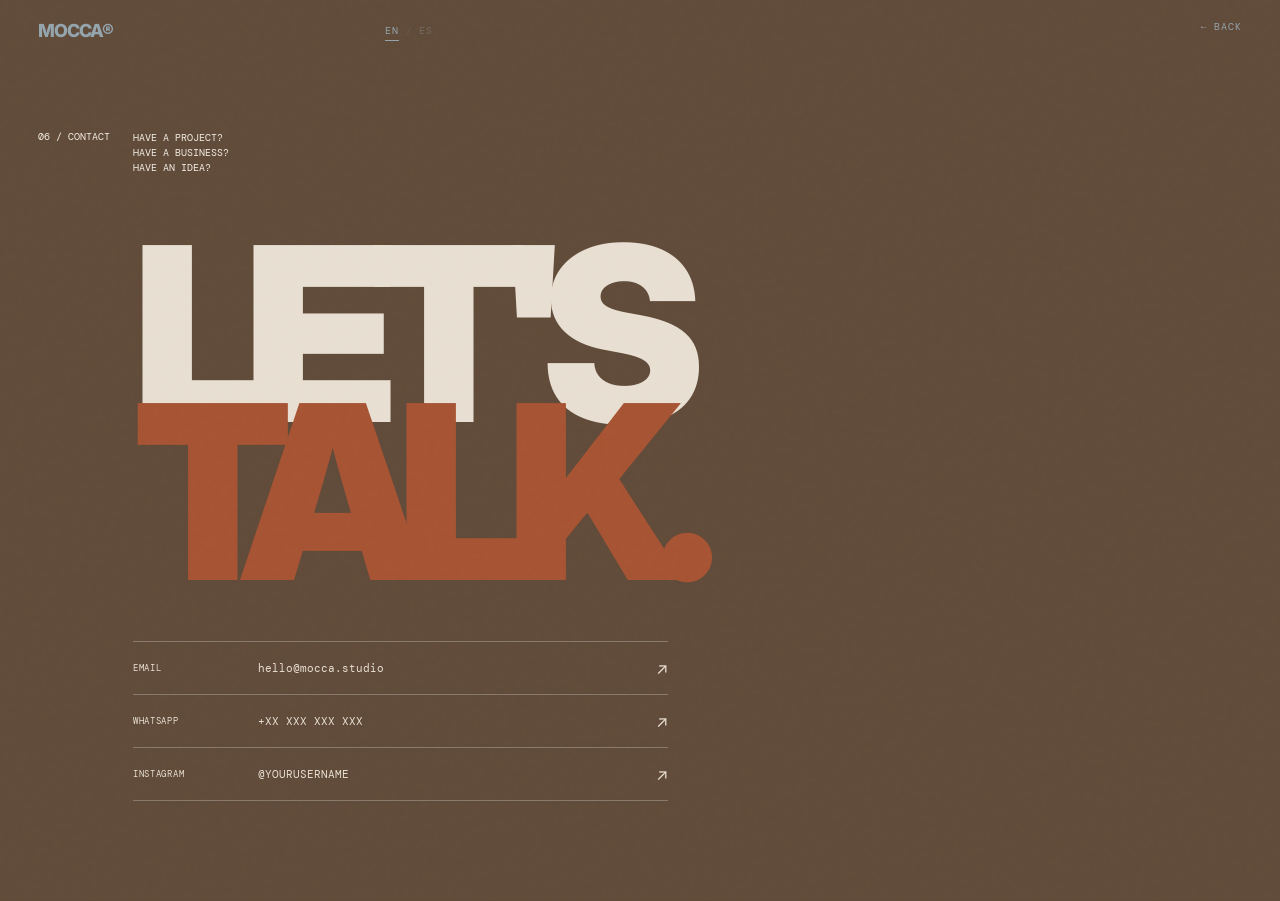
<file: contact.html>
<!DOCTYPE html>
<html lang="en">

<head>

  <meta charset="UTF-8">

  <meta
    name="viewport"
    content="width=device-width, initial-scale=1.0"
  >

  <title>MOCCA — Contact</title>
   <script>
    (() => {

      const language =
        localStorage.getItem("moccaLanguage") || "en";

      document.documentElement.lang =
        language;

      document.documentElement.dataset.language =
        language;

    })();
  </script>

  <link
    href="https://fonts.googleapis.com/css2?family=DM+Mono:wght@400;500&family=Inter:wght@400;500;600;700;800;900&display=swap"
    rel="stylesheet"
  >

  <link
    rel="stylesheet"
    href="style.css"
  >

</head>


<body>

  <div class="noise"></div>


  <!-- =====================================================
       HEADER
  ====================================================== -->

  <header class="site-header">

    <a
      href="index.html"
      class="logo"
    >
      MOCCA®
    </a>


    <!-- LANGUAGE SWITCH -->

    <button
            class="language-switch"
            id="languageSwitch"
            type="button"
            aria-label="Change language"
            aria-pressed="false"
        >
            <span class="language-option language-en active">EN</span>
            <span class="language-divider">/</span>
            <span class="language-option language-es">ES</span>
        </button>


    <a
      href="index.html"
      class="header-contact"
    >
      ← BACK
    </a>

  </header>


  <!-- =====================================================
       CONTACT
  ====================================================== -->

  <main>

    <section
      class="cta contact-page"
      style="
        min-height:100vh;
        display:flex;
        align-items:center;
      "
    >

      <div class="cta-grid">


        <!-- INDEX -->

        <div class="cta-index">

          06 / CONTACT

        </div>


        <!-- MAIN -->

        <div class="cta-main">


          <!-- INTRO -->

          <div class="cta-small">

            HAVE A PROJECT?<br>
            HAVE A BUSINESS?<br>
            HAVE AN IDEA?

          </div>


          <!-- TITLE -->

          <h2>

            LET'S
            <span>TALK.</span>

          </h2>


          <!-- CONTACT LINKS -->

          <div class="contact-links">


            <!-- EMAIL -->

            <a
              href="mailto:hello@mocca.studio"
              class="contact-link"
            >

              <span class="contact-label">
                EMAIL
              </span>

              <span class="contact-value">
                hello@mocca.studio
              </span>

              <span class="contact-arrow">
                ↗
              </span>

            </a>


            <!-- WHATSAPP -->

            <a
              href="https://wa.me/XXXXXXXXXXX"
              target="_blank"
              rel="noopener noreferrer"
              class="contact-link"
            >

              <span class="contact-label">
                WHATSAPP
              </span>

              <span class="contact-value">
                +XX XXX XXX XXX
              </span>

              <span class="contact-arrow">
                ↗
              </span>

            </a>


            <!-- INSTAGRAM -->

            <a
              href="https://instagram.com/YOURUSERNAME"
              target="_blank"
              rel="noopener noreferrer"
              class="contact-link"
            >

              <span class="contact-label">
                INSTAGRAM
              </span>

              <span class="contact-value">
                @YOURUSERNAME
              </span>

              <span class="contact-arrow">
                ↗
              </span>

            </a>


          </div>


        </div>


      </div>

    </section>

  </main>


  <!-- =====================================================
       LANGUAGE
  ====================================================== -->

  <script src="script.js"></script>
<div class="mocca-page-transition"></div>
</body>

</html>
</file>
<file: style.css>
:root {

    --black: #171411;

    --white: #f3eee5;

    --cream: #e8dfd2;

    --coffee: #604a38;

    --brown: #89694e;

    --burnt: #a65332;

    --grey: #93877a;

    --pad: clamp(18px, 3vw, 52px);

    --display:
        "Inter",
        Arial,
        sans-serif;

    --mono:
        "DM Mono",
        monospace;
}


/* =========================================================
   RESET
========================================================= */

* {
    box-sizing: border-box;
}

html {
    scroll-behavior: auto;
}

body {
    margin: 0;
    background: var(--black);
    color: var(--white);
    font-family: var(--display);
    overflow-x: hidden;
}

a {
    color: inherit;
    text-decoration: none;
}

button {
    font: inherit;
}


/* =========================================================
   NOISE
========================================================= */

.noise {
    position: fixed;
    inset: 0;

    z-index: 999;

    pointer-events: none;

    opacity: .055;

    background-image:
        url("data:image/svg+xml,%3Csvg viewBox='0 0 160 160' xmlns='http://www.w3.org/2000/svg'%3E%3Cfilter id='n'%3E%3CfeTurbulence type='fractalNoise' baseFrequency='.9' numOctaves='4' stitchTiles='stitch'/%3E%3C/filter%3E%3Crect width='100%25' height='100%25' filter='url(%23n)' opacity='.35'/%3E%3C/svg%3E");

    mix-blend-mode: screen;
}


/* =========================================================
   CURSOR
========================================================= */

.cursor {
    position: fixed;

    width: 8px;
    height: 8px;

    border-radius: 50%;

    background: var(--burnt);

    transform:
        translate(-50%, -50%);

    z-index: 1000;

    pointer-events: none;

    transition:
        width .25s ease,
        height .25s ease;
}

.cursor.is-large {
    width: 50px;
    height: 50px;
}


/* =========================================================
   HEADER
========================================================= */

.site-header {
    position: fixed;

    top: 0;
    left: 0;

    width: 100%;

    padding:
        20px
        var(--pad);

    display: flex;
    justify-content: space-between;
    align-items: flex-start;

    z-index: 500;

    mix-blend-mode: difference;
}

.logo {
    font-size: 18px;
    font-weight: 800;
    letter-spacing: -.06em;
}

.header-contact {
    font-family: var(--mono);

    font-size: 10px;

    letter-spacing: .08em;
}

.side-nav {
    position: fixed;

    left: 50%;
    bottom: 24px;

    transform:
        translateX(-50%);

    display: flex;
    gap: 8px;

    z-index: 500;

    font-family: var(--mono);
}

.side-nav a {
    width: 34px;
    height: 24px;

    display: grid;
    place-items: center;

    border:
        1px solid
        rgba(243,238,229,.22);

    font-size: 9px;

    transition:
        background .25s ease,
        color .25s ease,
        border-color .25s ease;
}

.side-nav a:hover {
    border-color: var(--burnt);
}

.side-nav a.active {
    background: var(--white);
    color: var(--black);
}


/* =========================================================
   COMMON
========================================================= */

.scene {
    position: relative;

    width: 100%;

    min-height: 100vh;
    min-height: 100svh;

    overflow: hidden;
}


/* =========================================================
   HERO
========================================================= */

.hero {
    background: var(--black);

    height: 100vh;
    height: 100svh;

    min-height: 100vh;
    min-height: 100svh;
}

.hero-photo {
    position: absolute;
    inset: 0;

    overflow: hidden;
}

.hero-photo img {
    width: 100%;
    height: 100%;

    object-fit: cover;
    object-position: center 45%;

    filter:
        grayscale(45%)
        sepia(16%)
        contrast(1.12)
        brightness(.62);

    transform:
        scale(1.04);

    transform-origin:
        center center;
}

.hero-overlay {
    position: absolute;
    inset: 0;

    background:
        linear-gradient(
            180deg,
            rgba(23,20,17,.12),
            rgba(23,20,17,.78)
        );
}

.hero-meta {
    position: absolute;

    top: 115px;
    left: var(--pad);
    right: var(--pad);

    display: flex;
    justify-content: space-between;

    font-family: var(--mono);

    font-size: 9px;

    letter-spacing: .08em;

    opacity: .75;
}

.hero-title {
    position: absolute;

    left: var(--pad);
    right: var(--pad);

    top: 50%;

    transform:
        translateY(-50%);

    text-transform: uppercase;

    font-size:
        clamp(62px, 12.8vw, 220px);

    line-height: .77;

    font-weight: 900;

    letter-spacing: -.09em;
}

.hero-word {
    overflow: hidden;
}

.hero-word:nth-child(2) {
    text-align: right;
}

.hero-word:nth-child(3) {
    margin-left: 10%;
    color: var(--burnt);
}

.hero-bottom {
    position: absolute;

    bottom: 30px;

    left: var(--pad);
    right: var(--pad);

    display: grid;

    grid-template-columns:
        1fr
        1fr
        1fr;

    font-family: var(--mono);

    font-size: 9px;

    line-height: 1.5;
}

.hero-bottom > div:nth-child(2) {
    text-align: center;
    opacity: .65;
}

.hero-bottom > div:last-child {
    text-align: right;
}


/* =========================================================
   BREAK
========================================================= */

.break {
    position: relative;

    width: 100%;

    height: 105vh;

    background: var(--cream);

    overflow: hidden;
}

.break-wipe {
    position: absolute;

    inset: 0;

    background: var(--black);

    transform:
        scaleX(0);

    transform-origin:
        left center;

    will-change:
        transform;
}

/* =========================================================
   ABOUT
========================================================= */

.about {
    position: relative;

    width: 100%;

    height: 100vh;
    height: 100svh;

    min-height: 100vh;
    min-height: 100svh;

    overflow: hidden;

    background: var(--black);

    color: var(--cream);
}

.about-grid {
    position: relative;

    width: 100%;
    height: 100%;

    padding: 0;

    display: flex;

    align-items: center;
    justify-content: center;
}

.about-index {
    position: absolute;

    top: 42px;
    left: 3vw;

    margin: 0;
    padding: 0;

    z-index: 20;

    font-family: var(--mono);

    font-size: 10px;

    line-height: 1.5;

    color: var(--grey);
}

.about-main {
    position: relative;

    width: 100%;
    height: 100%;

    display: flex;

    align-items: center;
    justify-content: center;

    margin: 0;
    padding: 0;
}

.about-kicker {
    position: absolute;

    top: 10vh;
    left: 50%;

    margin: 0;

    transform:
        translateX(-50%);

    z-index: 20;

    font-family: var(--mono);

    font-size: 10px;

    line-height: 1;

    color: var(--burnt);

    white-space: nowrap;
}

.about-title,
.about-copy,
.about-statement {
    position: absolute;

    top: 50%;
    left: 50%;

    margin: 0;

    transform:
        translate(-50%, -50%);

    transform-origin:
        center center;
}


/* =========================================================
   ABOUT TITLE
========================================================= */

.about-title {
    z-index: 3;

    width: max-content;

    max-width: 90vw;

    font-size:
        clamp(60px, 10.5vw, 180px);

    line-height: .78;

    letter-spacing: -.095em;

    font-weight: 900;

    text-align: center;

    white-space: nowrap;

    will-change:
        transform,
        opacity;
}

.about-title span {
    display: block;

    margin-left: 5%;
}


/* =========================================================
   ABOUT COPY
========================================================= */

.about-copy {
    z-index: 4;

    width:
        min(60vw, 720px);

    max-width:
        calc(100vw - 12vw);

    font-size:
        clamp(17px, 1.65vw, 26px);

    line-height: 1.08;

    letter-spacing: -.04em;

    color: #d9d0c5;

    opacity: 0;

    visibility: hidden;

    will-change:
        transform,
        opacity;
}

.about-copy p {
    margin: 0;
}


/* =========================================================
   ABOUT STATEMENT
========================================================= */

.about-statement {
    z-index: 5;

    width: max-content;

    max-width: 90vw;

    font-size:
        clamp(42px, 7vw, 110px);

    line-height: .8;

    letter-spacing: -.08em;

    font-weight: 800;

    text-align: center;

    white-space: nowrap;

    opacity: 0;

    visibility: hidden;

    will-change:
        transform,
        opacity;
}


/* =========================================================
   STATEMENT COLORS
========================================================= */

.about-statement span:nth-child(3),
.about-statement span:nth-child(4) {
    color: var(--burnt);
}
/* =========================================================
   PROCESS 3D
========================================================= */

.process-3d {
    position: relative;

    width: 100%;

    height: 100vh;
    height: 100svh;

    min-height: 100vh;
    min-height: 100svh;

    background: var(--black);

    color: var(--white);

    overflow: hidden;

    isolation: isolate;
}

.process-3d-intro {
    position: absolute;

    top: 0;
    left: 0;

    width: 100%;

    padding: var(--pad);

    display: grid;

    grid-template-columns:
        20%
        80%;

    z-index: 20;

    pointer-events: none;
}

.process-3d-index {
    font-family: var(--mono);

    font-size: 10px;

    color: var(--grey);
}

.process-3d-title {
    font-family: var(--display);

    font-size:
        clamp(
            48px,
            7vw,
            110px
        );

    line-height: .78;

    letter-spacing: -.085em;

    font-weight: 900;
}

.process-3d-title span {
    color: var(--burnt);
}

.process-3d-world {
    position: absolute;

    inset: 0;

    width: 100%;
    height: 100%;

    perspective: 1400px;

    perspective-origin:
        50% 50%;

    overflow: hidden;
}

.process-3d-track {
    position: absolute;

    left: 20%;
    top: 10%;

    width: 1px;
    height: 1px;

    transform-style:
        preserve-3d;

    will-change:
        transform;
}

.process-3d-item {
    position: absolute;

    left: 50%;
    top: 50%;

    width:
        min(
            900px,
            72vw
        );

    height:
        min(
            520px,
            58vh
        );

    transform-style:
        preserve-3d;

    transform:
        translate(-50%, -50%);

    will-change:
        transform,
        opacity;

    pointer-events: none;
}

.process-3d-description {
    margin-top: 28px;

    max-width: 420px;

    font-size:
        clamp(14px, 1.1vw, 18px);

    line-height: 1.45;

    font-weight: 400;

    letter-spacing: 0;

    opacity: .7;
}

.process-3d-number {
    position: absolute;

    left: 5%;
    top: 40%;

    font-family: var(--mono);

    font-size: 14px;

    color: var(--burnt);

    letter-spacing: .04em;
}

.process-3d-copy {
    position: absolute;

    left: 0;
    bottom: 0;

    width: 65%;

    transform:
        translateZ(20px);
}

.process-3d-name {
    font-family: var(--display);

    font-size:
        clamp(
            65px,
            10vw,
            155px
        );

    line-height: .72;

    letter-spacing: -.1em;

    font-weight: 900;

    white-space: nowrap;
}

.process-3d-copy p {
    width: 280px;

    margin-top: 28px;
    margin-left: 4px;

    font-family: var(--mono);

    font-size: 10px;

    line-height: 1.5;

    color: var(--grey);
}

.process-3d-visual {
    position: absolute;

    right: 0;
    top: 50%;

    width: 36%;

    aspect-ratio: 1;

    transform:
        translateY(-50%)
        translateZ(80px);

    display: flex;

    align-items: center;
    justify-content: center;
}

.process-3d-placeholder {
    position: relative;

    width: 75%;

    aspect-ratio: 1;

    border:
        1px solid
        rgba(243,238,229,.35);

    display: flex;

    align-items: center;
    justify-content: center;

    overflow: hidden;
}

.process-3d-placeholder::before {
    content: "";

    position: absolute;

    width: 55%;
    height: 55%;

    border:
        1px solid
        rgba(243,238,229,.35);

    transform:
        rotate(45deg);
}

.process-3d-placeholder span {
    position: absolute;

    bottom: 10px;
    left: 10px;

    font-family: var(--mono);

    font-size: 8px;

    color: var(--grey);

    z-index: 2;
}

.process-3d-placeholder svg {
    width: 55%;
    height: 55%;

    color: inherit;

    stroke: currentColor;

    stroke-width: 1;
}

.process-3d-scroll {
    position: absolute;

    left: var(--pad);
    right: var(--pad);

    bottom: 30px;

    z-index: 30;

    font-family: var(--mono);

    font-size: 9px;

    color: var(--grey);

    opacity: 0;

    visibility: hidden;

    pointer-events: none;
}

.process-3d-scroll-line {
    position: relative;

    width: 100%;

    height: 1px;

    margin-top: 8px;

    background:
        rgba(243,238,229,.18);
}

.process-3d-scroll-fill {
    width: 0%;
    height: 1px;

    background: white;
}

/* =========================================================
   PROCESS — HELIX LINE
========================================================= */

.process-3d-world {
    perspective: 1400px;
    perspective-origin: 50% 50%;
}

.process-3d-track {
    transform-style: preserve-3d;
}

.process-3d-line {
    position: absolute;
    inset: 0;
    transform-style: preserve-3d;
    pointer-events: none;
    z-index: 1;
}

.process-3d-line-segment {
    position: absolute;

    left: 50%;
    top: 50%;

    height: 0.5px;

    transform-origin: center center;

    background: rgba(
        243,
        238,
        229,
        0.32
    );

    pointer-events: none;
    will-change: transform;
}

.process-3d-item {
    position: absolute;
    transform-style: preserve-3d;
    z-index: 20;
}
/* =========================================================
   CLIENTS TRANSITION
========================================================= */

.clients-transition {
    position: relative;

    width: 100%;

    height: 35vh;

    margin: 0;

    background: transparent;

    overflow: visible;

    isolation: isolate;

    z-index: 20;
}


/* =========================================================
   MODEL
========================================================= */

.clients-transition-model {
    position: absolute;

    right: -8vw;

    bottom: 0;

    width:
        min(
            70vw,
            1350px
        );

    height: 155vh;

    display: flex;

    align-items: flex-end;

    justify-content: center;

    z-index: 40;

    transform:
        translate3d(
            12vw,
            18vh,
            0
        )
        scale(.82);

    opacity: 0;

    will-change:
        transform,
        opacity;
}


.clients-transition-model img {
    display: block;

    width: 100%;

    height: 100%;

    object-fit: contain;

    object-position:
        center bottom;

    opacity: 0;

    transform:
        translateY(6vh)
        scale(1.04);

    filter:
        blur(5px);

    will-change:
        transform,
        opacity,
        filter;
}


/* =========================================================
   COPY
========================================================= */

.clients-transition-copy {
    position: absolute;

    /*
       MUCHO MÁS A LA DERECHA
    */
    left: 55vw;

    bottom: 10vh;

    /*
       DETRÁS DE LA MODELO
    */
    z-index: 20;

    display: flex;

    align-items: baseline;

    gap: 22px;

    opacity: 0;

    transform:
        translateX(35px);

    white-space: nowrap;

    will-change:
        transform,
        opacity;

    pointer-events: none;
}


/* =========================================================
   MOCCA
========================================================= */

.clients-transition-brand {
    font-family: var(--display);

    font-size:
        clamp(
            60px,
            8vw,
            135px
        );

    line-height: .78;

    letter-spacing: -.09em;

    font-weight: 900;

    color: var(--grey);

    position: relative;

    z-index: 1;

    white-space: nowrap;
}


/* =========================================================
   KICKER
========================================================= */

.clients-transition-kicker {
    position: relative;

    z-index: 1;

    font-family: var(--mono);

    font-size:
        clamp(
            9px,
            .65vw,
            12px
        );

    line-height: 1;

    letter-spacing: .02em;

    color: var(--grey);

    opacity: 1;

    visibility: visible;

    white-space: nowrap;
}

/* =========================================================
   SERVICES
========================================================= */

.services {
    position: relative;

    width: 100%;

    height: 100vh;
    height: 100svh;

    min-height: 100vh;
    min-height: 100svh;

    background: var(--white);

    color: var(--black);

    overflow: hidden;

    isolation: isolate;
}

.services-bg {
    position: absolute;

    inset: 0;

    background-color: var(--white);

    background-image:
        url("resources/services.png");

    background-position:
        calc(70% - 100px)
        calc(100% + 70px);

    background-size:
        38% auto;

    background-repeat:
        no-repeat;

    z-index: 0;
}

.services-bg::after {
    content: "";

    position: absolute;

    inset: 0;

    background: var(--white);

    opacity: .35;

    pointer-events: none;
}

.services-header {
    position: absolute;

    inset: 0;

    padding: var(--pad);

    display: grid;

    grid-template-columns:
        20%
        80%;

    z-index: 5;

    pointer-events: none;
}

.services-header .section-index {
    font-family: var(--mono);

    font-size: 10px;

    color: var(--grey);
}

.services-header h2 {
    margin: 0;

    font-family: var(--display);

    font-size:
        clamp(
            110px,
            14vw,
            260px
        );

    line-height: .68;

    letter-spacing: -.095em;

    font-weight: 900;

    transform-origin:
        left center;
}

.services-list {
    position: absolute;

    top: 24%;
    right: 8vw;
    bottom: 7%;

    width:
        min(
            56vw,
            900px
        );

    display: grid;

    grid-template-rows:
        repeat(
            5,
            minmax(0, 1fr)
        );

    z-index: 10;
}

.service {
    position: relative;

    min-height: 0;

    display: flex;

    flex-direction: column;

    justify-content: center;

    align-items: flex-end;

    padding:
        16px
        0
        48px;
}

.service-meta {
    width: 100%;

    display: flex;

    justify-content: flex-end;

    align-items: center;

    text-align: right;
}

.service-meta span {
    font-family: var(--display);

    font-size:
        clamp(
            42px,
            5vw,
            82px
        );

    line-height: .78;

    letter-spacing: -.085em;

    font-weight: 900;

    transition:
        transform .45s cubic-bezier(.16,1,.3,1),
        color .35s ease;
}

.service-info {
    position: relative;

    width:
        min(
            620px,
            82%
        );

    margin-left: auto;

    margin-top: 17px;

    font-family: var(--mono);

    font-size: 8px;

    line-height: 1.55;

    text-align: right;

    letter-spacing: .015em;

    color: var(--grey);

    opacity: 0;

    transform:
        translateY(10px);

    transition:
        opacity .35s ease,
        transform .35s ease;
}

.service-info p {
    margin: 0;
}

.service-line {
    position: absolute;

    left: 0;
    right: 0;

    bottom: 12px;

    height: 1px;

    background:
        rgba(
            23,
            20,
            17,
            .20
        );

    transform:
        scaleX(0);

    transform-origin:
        right center;

    transition:
        transform .45s cubic-bezier(.16,1,.3,1);
}



/* =========================================================
   CLIENTS
========================================================= */

.clients {
    position: relative;

    width: 100%;

    height: 100vh;
    height: 100svh;

    min-height: 100vh;
    min-height: 100svh;

    background: var(--white);

    color: var(--black);

    overflow: hidden;

    isolation: isolate;
}


.clients-content {
    position: relative;

    width: 100%;
    height: 100%;

    padding: var(--pad);

    z-index: 2;
}


/* =========================================================
   HEADER
========================================================= */

.clients-header {
    position: absolute;

    top: var(--pad);

    left: var(--pad);
    right: var(--pad);

    display: flex;

    justify-content: space-between;
    align-items: flex-start;

    z-index: 10;
}


.clients-header .section-index {
    font-family: var(--mono);

    font-size: 10px;

    line-height: 1;

    color: var(--grey);
}


.clients-kicker {
    font-family: var(--mono);

    font-size: 9px;

    line-height: 1.35;

    color: var(--grey);

    text-align: right;
}


/* =========================================================
   SCENES
========================================================= */

.clients-scene {
    position: absolute;

    inset: 0;

    padding:
        calc(var(--pad) + 5vh)
        var(--pad)
        var(--pad);

    display: grid;

    grid-template-columns:
        50%
        50%;

    align-items: center;

    pointer-events: none;
}


.clients-scene-01 {
    z-index: 2;
}


.clients-scene-02 {
    z-index: 3;

    opacity: 0;
}


/* =========================================================
   SCENE 01 — INTRO
========================================================= */

.clients-intro {
    width: 100%;

    padding-right: 5vw;
}


.clients-label {
    margin-bottom: 24px;

    font-family: var(--mono);

    font-size: 10px;

    line-height: 1;

    color: var(--grey);
}


.clients-intro h2 {
    margin: 0;

    max-width: 620px;

    font-family: var(--display);

    font-size:
        clamp(
            52px,
            5.5vw,
            92px
        );

    line-height: .86;

    letter-spacing: -.075em;

    font-weight: 800;
}


/* =========================================================
   CLIENTS GRID
========================================================= */

.clients-grid {
    width: 100%;

    padding-left: 4vw;

    border-top:
        1px solid
        rgba(23,20,17,.18);
}


/* =========================================================
   CLIENT ITEM
========================================================= */

.client-item {
    display: block;

    width: 100%;

    padding:
        14px
        0
        16px;

    border-bottom:
        1px solid
        rgba(23,20,17,.18);
}


/* =========================================================
   CLIENT TITLE
========================================================= */

.client-item strong {
    display: block;

    font-family: var(--display);

    font-size:
        clamp(
            13px,
            1vw,
            16px
        );

    line-height: 1;

    letter-spacing: -.03em;

    font-weight: 700;
}


/* =========================================================
   CLIENT DESCRIPTION
========================================================= */

.client-item p {
    margin:
        6px
        0
        0;

    max-width: 350px;

    font-family: var(--mono);

    font-size: 7px;

    line-height: 1.4;

    color: var(--grey);
}


/* =========================================================
   SCENE 02 — VALUES
========================================================= */

.clients-values {
    width: 100%;

    padding-right: 4vw;
}


.clients-values-list {
    width: 100%;

    max-width: 600px;

    border-top:
        1px solid
        rgba(23,20,17,.18);
}


/* =========================================================
   VALUE ITEM
========================================================= */

.client-value {
    display: block;

    width: 100%;

    padding:
        18px
        0
        20px;

    border-bottom:
        1px solid
        rgba(23,20,17,.18);
}


/* =========================================================
   VALUE TITLE
========================================================= */

.client-value strong {
    display: block;

    font-family: var(--display);

    font-size:
        clamp(
            14px,
            1.25vw,
            20px
        );

    line-height: 1;

    letter-spacing: -.035em;

    font-weight: 700;
}


/* =========================================================
   VALUE DESCRIPTION
========================================================= */

.client-value p {
    max-width: 430px;

    margin:
        7px
        0
        0;

    font-family: var(--mono);

    font-size: 8px;

    line-height: 1.45;

    color: var(--grey);
}


/* =========================================================
   SCENE 02 — INTRO
========================================================= */

.clients-values-intro {
    width: 100%;

    padding-left: 4vw;
}


.clients-values-intro h2 {
    margin: 0;

    max-width: 570px;

    font-family: var(--display);

    font-size:
        clamp(
            48px,
            5vw,
            82px
        );

    line-height: .86;

    letter-spacing: -.075em;

    font-weight: 800;
}


/* =========================================================
   END
========================================================= */

.clients-end {
    position: absolute;

    left: var(--pad);
    right: var(--pad);

    bottom: 7vh;

    z-index: 8;

    opacity: 0;
}


.clients-end span {
    display: block;

    margin-bottom: 8px;

    font-family: var(--display);

    font-size:
        clamp(
            70px,
            9vw,
            150px
        );

    line-height: .73;

    letter-spacing: -.095em;

    font-weight: 900;

    color: var(--black);
}


.clients-end strong {
    display: block;

    font-family: var(--display);

    font-size:
        clamp(
            70px,
            9vw,
            150px
        );

    line-height: .73;

    letter-spacing: -.095em;

    font-weight: 900;
}

/* =========================================================
   CTA
========================================================= */

.cta {
    min-height: 100vh;
    min-height: 100svh;

    background: var(--coffee);

    color: var(--cream);

    padding:
        130px
        var(--pad)
        100px;
}

.cta-grid {
    display: grid;

    grid-template-columns:
        15%
        85%;

    height: 100%;
}

.cta-index {
    font-family: var(--mono);

    font-size: 10px;

    color: var(--white);
}

.cta-main {
    display: flex;

    flex-direction: column;
}

.cta-small {
    font-family: var(--mono);

    font-size: 10px;

    line-height: 1.5;

    margin-bottom: 80px;

    color: var(--white);
}

.cta h2 {
    margin: 0;

    font-size:
        clamp(
            110px,
            19vw,
            300px
        );

    line-height: .65;

    letter-spacing: -.12em;

    font-weight: 900;
}

.cta h2 span {
    display: block;

    text-align: right;

    margin-right: 4%;

    color: var(--burnt);
}

.cta-button {

    margin-top: auto;

    width: max-content;
    min-width: max-content;

    padding:
        17px
        20px;

    border:
        1px solid
        var(--cream);

    font-family: var(--mono);

    font-size: 10px;

    display: inline-flex;

    align-items: center;

    gap: 40px;

    white-space: nowrap;

    flex-shrink: 0;

    transition:
        background .3s ease,
        color .3s ease;

         transform: translateY(20px);

}

.cta-button:hover {
    background: var(--cream);

    color: var(--black);
}

/* =========================================================
   MOCCA INTRO
========================================================= */

.mocca-intro {

    position: fixed;

    inset: 0;

    width: 100vw;
    height: 100vh;

    z-index: 99999;

    background: #080808;

    display: flex;

    align-items: center;
    justify-content: center;

    overflow: hidden;

    pointer-events: auto;
}


/* =========================================================
   WORDMARK
========================================================= */

.mocca-intro-wordmark {

    position: relative;

    display: inline-block;

    line-height: 1;
}


/* =========================================================
   MOCCA
========================================================= */

.mocca-intro-name {

    display: block;

    font-family:
        "Helvetica Neue",
        Arial,
        sans-serif;

    font-size:
        clamp(68px, 11vw, 170px);

    font-weight: 800;

    line-height: .78;

    letter-spacing:
        -.075em;

    color:
        #f3f1eb;

    opacity: 0;
}


/* =========================================================
   DOT
   LARGE / BASE ALIGNED
========================================================= */

.mocca-intro-dot {

    position: absolute;

    left: 100%;

    bottom: 0;

    width:
        clamp(21px, 1.95vw, 33px);

    height:
        clamp(21px, 1.95vw, 33px);

    margin-left:
        clamp(10px, .8vw, 15px);

    border-radius: 50%;

    background:
        #f3f1eb;

    opacity: 0;
}

/* =========================================================
   =========================================================
   TABLET LARGE
   1100px — 1200px
   =========================================================
========================================================= */

@media (max-width: 1200px) {

    .hero-title {
        font-size:
            clamp(
                58px,
                12vw,
                180px
            );
    }

    .about-title {
        font-size:
            clamp(
                58px,
                10vw,
                150px
            );
    }

    .process-3d-name {
        font-size:
            clamp(
                60px,
                9vw,
                130px
            );
    }

    .services-list {
        width:
            min(
                64vw,
                820px
            );

        right: 6vw;
    }

    .services-header h2 {
        font-size:
            clamp(
                95px,
                12vw,
                210px
            );
    }

    .clients-intro h2 {
        font-size:
            clamp(
                46px,
                5.2vw,
                78px
            );
    }

    .clients-values-intro h2 {
        font-size:
            clamp(
                44px,
                4.8vw,
                72px
            );
    }
}


/* =========================================================
   TABLET
   901px — 1024px
========================================================= */

@media (max-width: 1024px) {

    :root {
        --pad: 28px;
    }


    /* =====================================================
       HERO
    ===================================================== */

    .hero-meta {
        top: 95px;
    }

    .hero-title {
        font-size:
            clamp(
                56px,
                12.5vw,
                145px
            );
    }


    /* =====================================================
       ABOUT
    ===================================================== */

    .about {
        height: 100vh;
        height: 100svh;

        min-height: 100vh;
        min-height: 100svh;
    }

    .about-index {
        top: 26px;
        left: var(--pad);
    }

    .about-kicker {
        top: 9vh;
    }

    .about-title {
        width:
            calc(100vw - 56px);

        max-width:
            calc(100vw - 56px);

        font-size:
            clamp(
                55px,
                10.5vw,
                120px
            );

        white-space: normal;
    }

    .about-title span {
        margin-left: 0;
    }

    .about-copy {
        width:
            min(
                68vw,
                650px
            );

        max-width:
            calc(100vw - 80px);

        font-size:
            clamp(
                17px,
                2vw,
                22px
            );
    }

    .about-statement {
        width:
            calc(100vw - 80px);

        max-width:
            calc(100vw - 80px);

        font-size:
            clamp(
                42px,
                7vw,
                78px
            );
    }


    /* =====================================================
       PROCESS
    ===================================================== */

    .process-3d {
        height: 100vh;
        height: 100svh;

        min-height: 100vh;
        min-height: 100svh;
    }

    .process-3d-intro {
        grid-template-columns:
            18%
            82%;
    }

    .process-3d-item {
        width: 84vw;
        height: 60vh;
    }

    .process-3d-name {
        font-size:
            clamp(
                58px,
                9vw,
                110px
            );
    }

    .process-3d-visual {
        width: 34%;
    }


    /* =====================================================
       MOCCA TRANSITION
    ===================================================== */

    .mocca-services-transition {
        height: 72vh;
        min-height: 540px;
    }

    .mst-inner {
        perspective: 1350px;
    }

    .mst-wordmark {
        font-size:
            clamp(
                72px,
                15vw,
                190px
            );
    }


    /* =====================================================
       SERVICES
    ===================================================== */

    .services {
        height: 100vh;
        height: 100svh;

        min-height: 100vh;
        min-height: 100svh;
    }

    .services-header {
        grid-template-columns:
            18%
            82%;
    }

    .services-header h2 {
        font-size:
            clamp(
                90px,
                12vw,
                175px
            );
    }

    .services-list {
        top: 25%;
        right: 5vw;
        bottom: 6%;

        width:
            min(
                68vw,
                720px
            );
    }

    .service {
        padding:
            10px
            0
            38px;
    }

    .service-meta span {
        font-size:
            clamp(
                36px,
                5vw,
                65px
            );
    }

    .service-info {
        width: 78%;

        margin-top: 12px;

        font-size: 7px;

        line-height: 1.45;
    }

    .service-line {
        bottom: 8px;
    }


    /* =====================================================
       CLIENTS
    ===================================================== */

    .clients {
        height: 100vh;
        height: 100svh;

        min-height: 100vh;
        min-height: 100svh;
    }

    .clients-scene {
        padding:
            calc(var(--pad) + 4vh)
            var(--pad)
            var(--pad);
    }

    .clients-intro {
        padding-right: 3vw;
    }

    .clients-intro h2 {
        font-size:
            clamp(
                42px,
                5vw,
                68px
            );
    }

    .clients-grid {
        padding-left: 2vw;
    }

    .client-item {
        padding:
            12px
            0
            14px;
    }

    .client-item strong {
        font-size: 13px;
    }

    .client-item p {
        font-size: 6.5px;
    }

    .clients-values {
        padding-right: 2vw;
    }

    .client-value {
        padding:
            14px
            0
            16px;
    }

    .clients-values-intro {
        padding-left: 2vw;
    }

    .clients-values-intro h2 {
        font-size:
            clamp(
                40px,
                4.8vw,
                64px
            );
    }


    /* =====================================================
       CLIENT TRANSITION
    ===================================================== */

    .clients-transition {
        height: 35vh;
    }

    .clients-transition-model {
        right: -13vw;

        width: 78vw;

        height: 140vh;
    }

    .clients-transition-copy {
        bottom: 8vh;
    }


    /* =====================================================
       CTA
    ===================================================== */

    .cta {
        min-height: 100vh;
        min-height: 100svh;

        padding:
            110px
            var(--pad)
            80px;
    }

    .cta h2 {
        font-size:
            clamp(
                90px,
                17vw,
                190px
            );
    }
}


/* =========================================================
   TABLET / MOBILE
   768px — 900px
========================================================= */

@media (max-width: 900px) {

    :root {
        --pad: 24px;
    }


    /* =====================================================
       HERO
    ===================================================== */

    .hero-title {
        font-size:
            clamp(
                54px,
                13vw,
                115px
            );
    }


    /* =====================================================
       ABOUT
    ===================================================== */

    .about {
        height: 100vh;
        height: 100svh;

        min-height: 100vh;
        min-height: 100svh;
    }

    .about-title {
        width:
            calc(100vw - 48px);

        max-width:
            calc(100vw - 48px);

        font-size:
            clamp(
                52px,
                11vw,
                100px
            );
    }

    .about-copy {
        width:
            min(
                72vw,
                620px
            );

        max-width:
            calc(100vw - 60px);
    }

    .about-statement {
        width:
            calc(100vw - 60px);

        max-width:
            calc(100vw - 60px);

        font-size:
            clamp(
                40px,
                7.2vw,
                70px
            );
    }


    /* =====================================================
       PROCESS
    ===================================================== */

    .process-3d-intro {
        grid-template-columns: 1fr;
        gap: 10px;
    }

    .process-3d-title {
        font-size:
            clamp(
                48px,
                11vw,
                82px
            );
    }

    .process-3d-item {
        width: 88vw;
        height: 62vh;
    }

    .process-3d-copy {
        width: 72%;
    }

    .process-3d-name {
        font-size:
            clamp(
                54px,
                11vw,
                100px
            );
    }

    .process-3d-visual {
        width: 34%;
    }


    /* =====================================================
       SERVICES
    ===================================================== */

    .services {
        height: 100vh;
        height: 100svh;

        min-height: 100vh;
        min-height: 100svh;
    }

    .services-header {
        grid-template-columns: 1fr;

        padding: 24px;

        gap: 8px;
    }

    .services-header h2 {
        font-size:
            clamp(
                82px,
                15vw,
                135px
            );
    }

    .services-list {
        top: 31%;
        right: 24px;
        left: 24px;
        bottom: 5%;

        width: auto;
    }

    .service {
        padding:
            6px
            0
            25px;
    }

    .service-meta span {
        font-size:
            clamp(
                32px,
                7vw,
                58px
            );
    }

    .service-info {
        width: 72%;

        margin-top: 8px;

        font-size: 6.5px;
    }

    .service-line {
        bottom: 8px;
    }


    /* =====================================================
       CLIENTS
    ===================================================== */

    .clients {
        height: 100vh;
        height: 100svh;

        min-height: 100vh;
        min-height: 100svh;
    }

    .clients-content {
        padding: 24px;
    }

    .clients-scene {
        padding:
            19% 24px 24px;

        grid-template-columns: 1fr;

        align-content: center;
    }

    .clients-intro {
        padding-right: 0;

        margin-bottom: 5vh;
    }

    .clients-intro h2 {
        max-width: 100%;

        font-size:
            clamp(
                38px,
                7vw,
                58px
            );
    }

    .clients-grid {
        padding-left: 0;
    }

    .clients-values {
        padding-right: 0;

        margin-bottom: 5vh;
    }

    .clients-values-intro {
        padding-left: 0;
    }

    .clients-values-intro h2 {
        max-width: 100%;

        font-size:
            clamp(
                36px,
                6.5vw,
                54px
            );
    }

    .clients-end {
        left: 24px;
        right: 24px;

        bottom: 5vh;
    }

    .clients-end span,
    .clients-end strong {
        font-size:
            clamp(
                58px,
                13vw,
                90px
            );
    }


    /* =====================================================
       CLIENT TRANSITION
    ===================================================== */

    .clients-transition {
        height: 34vh;
    }

    .clients-transition-model {
        right: -20vw;

        width: 90vw;

        height: 115vh;
    }

    .clients-transition-copy {
        left: 24px;
        bottom: 7vh;

        gap: 12px;
    }

    .clients-transition-brand {
        font-size:
            clamp(
                38px,
                8vw,
                58px
            );
    }

    .clients-transition-kicker {
        font-size: 8px;
    }


    /* =====================================================
       CTA
    ===================================================== */

    .cta {
        min-height: 100vh;
        min-height: 100svh;

        padding:
            100px
            24px
            70px;
    }

    .cta-grid {
        display: block;
    }

    .cta-index {
        margin-bottom: 55px;
    }

    .cta-small {
        margin-bottom: 60px;
    }

    .cta h2 {
        font-size:
            clamp(
                82px,
                18vw,
                150px
            );
    }

    .cta-button {
        margin-top: 80px;
    }
}


/* =========================================================
   MOBILE
   <= 767px
========================================================= */

@media (max-width: 767px) {

    :root {
        --pad: 18px;
    }

    .cursor,
    .side-nav {
        display: none;
    }


    /* =====================================================
       GLOBAL FULLSCREEN
    ===================================================== */

    .scene {
        min-height: 100vh;
        min-height: 100svh;
    }


    /* =====================================================
       HEADER
    ===================================================== */

    .site-header {
        padding: 18px;
    }

    .logo {
        font-size: 17px;
    }

    .header-contact {
        font-size: 9px;
    }


    /* =====================================================
       HERO
    ===================================================== */

    .hero {
        height: 100vh;
        height: 100svh;

        min-height: 100vh;
        min-height: 100svh;
    }

    .hero-meta {
        top: 82px;

        left: 18px;
        right: 18px;

        font-size: 8px;
    }

    .hero-title {
        left: 18px;
        right: 18px;

        font-size:
            clamp(
                52px,
                17vw,
                105px
            );

        line-height: .82;
    }

    .hero-word:nth-child(2) {
        text-align: left;
    }

    .hero-word:nth-child(3) {
        margin-left: 0;
    }

    .hero-bottom {
        left: 18px;
        right: 18px;

        bottom: 22px;

        font-size: 8px;

        grid-template-columns:
            1fr
            1fr;
    }

    .hero-bottom > div:nth-child(2) {
        display: none;
    }

    .hero-bottom > div:last-child {
        text-align: right;
    }


    /* =====================================================
       BREAK
    ===================================================== */

    .break {
        height: 72vh;
    }


    /* =====================================================
       ABOUT
       MUY IMPORTANTE:
       SIEMPRE 1 VIEWPORT REAL
    ===================================================== */

    .about {
        height: 100vh;
        height: 100svh;

        min-height: 100vh;
        min-height: 100svh;

        max-height: 100vh;
        max-height: 100svh;
    }

    .about-grid {
        width: 100%;
        height: 100%;

        min-height: 0;

        padding: 0;

        display: flex;

        align-items: center;
        justify-content: center;
    }

    .about-main {
        width: 100%;
        height: 100%;

        min-height: 0;

        display: flex;

        align-items: center;
        justify-content: center;
    }

    .about-index {
        top: 22px;
        left: 18px;

        font-size: 8px;
    }

    .about-kicker {
        top: 72px;

        left: 50%;

        font-size: 8px;
    }

    .about-title {
        top: 50%;
        left: 50%;

        width:
            calc(100vw - 36px);

        max-width:
            calc(100vw - 36px);

        font-size:
            clamp(
                45px,
                14.5vw,
                76px
            );

        line-height: .80;

        letter-spacing: -.09em;

        white-space: normal;

        text-align: center;
    }

    .about-title span {
        display: block;

        margin-left: 0;
    }

    .about-copy {
        top: 50%;
        left: 50%;

        width:
            calc(100vw - 36px);

        max-width:
            calc(100vw - 36px);

        font-size:
            clamp(
                16px,
                4.8vw,
                20px
            );

        line-height: 1.08;

        letter-spacing: -.035em;
    }

    .about-copy p {
        width: 100%;
        max-width: 100%;

        margin: 0;
    }

    .about-statement {
        top: 50%;
        left: 50%;

        width:
            calc(100vw - 36px);

        max-width:
            calc(100vw - 36px);

        grid-template-columns:
            1fr
            1fr;

        column-gap: 8px;

        font-size:
            clamp(
                32px,
                10vw,
                54px
            );

        line-height: .82;

        letter-spacing: -.075em;
    }


    /* =====================================================
       PROCESS
    ===================================================== */

    .process-3d {
        height: 100vh;
        height: 100svh;

        min-height: 100vh;
        min-height: 100svh;

        max-height: 100vh;
        max-height: 100svh;
    }

    .process-3d-intro {
        grid-template-columns: 1fr;

        gap: 12px;

        padding: 18px;
    }

    .process-3d-title {
        font-size:
            clamp(
                46px,
                14vw,
                78px
            );
    }

    .process-3d-item {
        width: 88vw;

        height:
            64svh;

        min-height: 0;
    }

    .process-3d-copy {
        width: 100%;

        bottom: 5%;
    }

    .process-3d-name {
        font-size:
            clamp(
                52px,
                18vw,
                90px
            );
    }

    .process-3d-copy p {
        width: 220px;

        margin-top: 22px;

        font-size: 9px;
    }

    .process-3d-visual {
        right: 4%;

        top: 40%;

        width: 42%;
    }

    .process-3d-scroll {
        left: 18px;
        right: 18px;

        bottom: 20px;
    }


    /* =====================================================
       MOCCA TRANSITION
    ===================================================== */

    .mocca-services-transition {
        height: 70vh;

        min-height: 500px;

        max-height: none;
    }

    .mst-inner {
        perspective: 1050px;
    }

    .mst-wordmark {
        font-size:
            clamp(
                56px,
                18vw,
                120px
            );

        gap: 2px;
    }


    /* =====================================================
       SERVICES
       TAMBIÉN 1 VIEWPORT REAL
    ===================================================== */

    .services {
        height: 100vh;
        height: 100svh;

        min-height: 100vh;
        min-height: 100svh;

        max-height: 100vh;
        max-height: 100svh;
    }

    .services-bg {
        background:
            linear-gradient(
                180deg,
                rgba(243,238,229,.98) 0%,
                rgba(243,238,229,.82) 55%,
                rgba(243,238,229,.50) 100%
            ),
            url("resources/services.jpg")
            center center / cover
            no-repeat;

        transform:
            scale(1.03);
    }

    .services-header {
        inset: 0;

        grid-template-columns: 1fr;

        padding: 18px;

        gap: 10px;
    }

    .services-header .section-index {
        font-size: 8px;
    }

    .services-header h2 {
        font-size:
            clamp(
                70px,
                20vw,
                120px
            );

        line-height: .70;

        letter-spacing: -.09em;
    }

    .services-list {
        top: 34%;

        right: 18px;
        left: 18px;

        bottom: 4%;

        width: auto;

        grid-template-rows:
            repeat(
                5,
                minmax(0, 1fr)
            );
    }

    .service {
        padding:
            5px
            0
            20px;

        justify-content: center;
    }

    .service-meta {
        width: 100%;

        justify-content: flex-end;
    }

    .service-meta span {
        font-size:
            clamp(
                30px,
                8.5vw,
                54px
            );

        line-height: .78;
    }

    .service-info {
        width: 76%;

        margin-top: 8px;

        font-size: 6px;

        line-height: 1.4;
    }

    .service-line {
        bottom: 7px;
    }

    .service:hover .service-meta span {
        transform: none;

        color: inherit;
    }

    .service:hover .service-info {
        transform:
            translateY(0);
    }


    /* =====================================================
       CLIENTS
       ELIMINADO EL ANTIGUO 130vh
    ===================================================== */

    .clients {
        height: 100vh;
        height: 100svh;

        min-height: 100vh;
        min-height: 100svh;

        max-height: 100vh;
        max-height: 100svh;

        padding: 0;
    }

    .clients-content {
        width: 100%;
        height: 100%;

        padding: 18px;
    }

    .clients-header {
        top: 18px;

        left: 18px;
        right: 18px;
    }

    .clients-header .section-index {
        font-size: 8px;
    }

    .clients-kicker {
        font-size: 7px;
    }

    .clients-scene {
        inset: 0;

        width: 100%;
        height: 100%;

        min-height: 0;

        padding:
            18%
            18px
            18px;

        grid-template-columns: 1fr;

        align-content: center;
    }

    .clients-intro {
        padding-right: 0;

        margin-bottom: 5vh;
    }

    .clients-label {
        margin-bottom: 16px;

        font-size: 8px;
    }

    .clients-intro h2 {
        max-width: 100%;

        font-size:
            clamp(
                36px,
                10vw,
                56px
            );

        line-height: .88;
    }

    .clients-grid {
        padding-left: 0;
    }

    .client-item {
        grid-template-columns:
            24px
            1fr;

        min-height: 0;

        padding:
            10px
            0
            11px;
    }

    .client-item > span {
        font-size: 7px;
    }

    .client-item strong {
        font-size: 11px;
    }

    .client-item p {
        font-size: 6px;

        line-height: 1.35;
    }

    .clients-scene-02 {
        align-content: center;
    }

    .clients-values {
        padding-right: 0;

        margin-bottom: 5vh;
    }

    .clients-values-list {
        max-width: 100%;
    }

    .client-value {
        padding:
            11px
            0
            13px;
    }

    .client-value > span {
        font-size: 7px;
    }

    .client-value strong {
        font-size: 13px;
    }

    .client-value p {
        font-size: 6px;

        line-height: 1.35;
    }

    .clients-values-intro {
        padding-left: 0;
    }

    .clients-values-intro h2 {
        max-width: 100%;

        font-size:
            clamp(
                32px,
                9vw,
                50px
            );

        line-height: .88;
    }

    .clients-end {
        left: 18px;
        right: 18px;

        bottom: 5vh;
    }

    .clients-end span,
    .clients-end strong {
        font-size:
            clamp(
                58px,
                16vw,
                96px
            );
    }


    /* =====================================================
       CLIENTS TRANSITION
    ===================================================== */

    .clients-transition {
        height: 32vh;
    }

    .clients-transition-model {
        right: -27vw;

        bottom: 0;

        width: 96vw;

        height: 105vh;
    }

    .clients-transition-copy {
        left: 18px;

        bottom: 7vh;

        gap: 10px;
    }

    .clients-transition-brand {
        font-size:
            clamp(
                34px,
                10vw,
                52px
            );
    }

    .clients-transition-kicker {
        font-size: 7px;
    }


    /* =====================================================
       CTA
    ===================================================== */

    .cta {
        min-height: 100vh;
        min-height: 100svh;

        padding:
            90px
            18px
            70px;
    }

    .cta-grid {
        display: block;

        height: 100%;
    }

    .cta-index {
        margin-bottom: 55px;

        font-size: 8px;
    }

    .cta-small {
        font-size: 8px;

        margin-bottom: 50px;
    }

    .cta h2 {
        font-size:
            clamp(
                76px,
                22vw,
                120px
            );

        line-height: .67;
    }

    .cta h2 span {
        margin-right: 0;
    }

    .cta-button {
        margin-top: 80px;

        padding:
            15px
            17px;

        gap: 30px;

        font-size: 8px;
    }


    /* =====================================================
       MOCCA INTRO
    ===================================================== */

    .mocca-intro {
        height: 100vh;
        height: 100svh;
    }

    .mocca-intro-wordmark {
        font-size: 22vw;
    }

    .mocca-intro-slogan {
        width: 90vw;

        max-width: 90vw;

        white-space: normal;

        font-size:
            clamp(
                28px,
                9vw,
                58px
            );

        line-height: .84;

        letter-spacing: -.07em;
    }
}


/* =========================================================
   SMALL MOBILE
   <= 600px
========================================================= */

@media (max-width: 600px) {

    /* ABOUT */

    .about-kicker {
        top: 68px;
    }

    .about-title {
        font-size:
            clamp(
                43px,
                14vw,
                70px
            );
    }

    .about-copy {
        font-size:
            clamp(
                15px,
                4.7vw,
                19px
            );
    }

    .about-statement {
        font-size:
            clamp(
                30px,
                10vw,
                50px
            );
    }


    /* PROCESS */

    .process-3d-item {
        width: 92vw;

        height: 62svh;
    }

    .process-3d-name {
        font-size:
            clamp(
                48px,
                18vw,
                82px
            );
    }

    .process-3d-copy p {
        width: 200px;

        font-size: 8px;
    }

    .process-3d-visual {
        width: 40%;

        top: 39%;
    }


    /* SERVICES */

    .services-list {
        top: 35%;

        right: 16px;
        left: 16px;

        bottom: 3%;
    }

    .services-header {
        padding: 16px;
    }

    .services-header h2 {
        font-size:
            clamp(
                66px,
                20vw,
                108px
            );
    }

    .service {
        padding:
            4px
            0
            17px;
    }

    .service-meta span {
        font-size:
            clamp(
                29px,
                8.5vw,
                50px
            );
    }

    .service-info {
        width: 78%;

        margin-top: 6px;

        font-size: 5.6px;

        line-height: 1.35;
    }

    .service-line {
        bottom: 5px;
    }


    /* CLIENTS */

    .clients-scene {
        padding:
            19%
            16px
            16px;
    }

    .clients-content {
        padding: 16px;
    }

    .clients-header {
        top: 16px;

        left: 16px;
        right: 16px;
    }

    .clients-intro {
        margin-bottom: 4vh;
    }

    .clients-intro h2 {
        font-size: 36px;
    }

    .client-item {
        padding:
            8px
            0
            10px;
    }

    .client-item strong {
        font-size: 10.5px;
    }

    .client-item p {
        font-size: 5.8px;
    }

    .clients-values {
        margin-bottom: 4vh;
    }

    .client-value {
        padding:
            9px
            0
            11px;
    }

    .client-value strong {
        font-size: 12px;
    }

    .client-value p {
        font-size: 5.8px;
    }

    .clients-values-intro h2 {
        font-size: 31px;
    }

    .clients-end {
        left: 16px;
        right: 16px;
    }

    .clients-end span,
    .clients-end strong {
        font-size: 16vw;
    }


    /* CTA */

    .cta {
        padding:
            85px
            16px
            60px;
    }

    .cta-index {
        margin-bottom: 50px;
    }

    .cta-small {
        margin-bottom: 48px;
    }

    .cta h2 {
        font-size: 21vw;
    }

    .cta-button {
        margin-top: 70px;
    }
}


/* =========================================================
   VERY SMALL MOBILE
   <= 480px
========================================================= */

@media (max-width: 480px) {

    /* =====================================================
       HERO
    ===================================================== */

    .hero-meta {
        top: 78px;
    }

    .hero-title {
        font-size:
            clamp(
                48px,
                16vw,
                82px
            );
    }


    /* =====================================================
       ABOUT
    ===================================================== */

    .about-index {
        top: 19px;
        left: 16px;
    }

    .about-kicker {
        top: 66px;

        font-size: 7px;
    }

    .about-title {
        width:
            calc(100vw - 32px);

        max-width:
            calc(100vw - 32px);

        font-size:
            clamp(
                41px,
                14.5vw,
                68px
            );
    }

    .about-copy {
        width:
            calc(100vw - 32px);

        max-width:
            calc(100vw - 32px);

        font-size:
            clamp(
                15px,
                4.7vw,
                19px
            );
    }

    .about-statement {
        width:
            calc(100vw - 32px);

        max-width:
            calc(100vw - 32px);

        font-size:
            clamp(
                29px,
                10vw,
                48px
            );
    }


    /* =====================================================
       PROCESS
    ===================================================== */

    .process-3d-intro {
        padding: 16px;
    }

    .process-3d-title {
        font-size:
            clamp(
                43px,
                14vw,
                72px
            );
    }

    .process-3d-item {
        width: 94vw;

        height: 60svh;
    }

    .process-3d-name {
        font-size: 17vw;
    }

    .process-3d-copy p {
        width: 190px;

        margin-top: 18px;

        font-size: 7.5px;
    }

    .process-3d-visual {
        right: 3%;

        width: 38%;
    }


    /* =====================================================
       MOCCA
    ===================================================== */

    .mocca-services-transition {
        height: 68vh;

        min-height: 460px;
    }

    .mst-inner {
        perspective: 900px;
    }

    .mst-wordmark {
        font-size:
            clamp(
                52px,
                18vw,
                105px
            );
    }


    /* =====================================================
       SERVICES
    ===================================================== */

    .services-header {
        padding: 16px;
    }

    .services-header h2 {
        font-size:
            clamp(
                64px,
                20vw,
                105px
            );
    }

    .services-list {
        top: 36%;

        right: 16px;
        left: 16px;

        bottom: 2.5%;
    }

    .service {
        padding:
            3px
            0
            15px;
    }

    .service-meta span {
        font-size: 8.5vw;
    }

    .service-info {
        width: 79%;

        margin-top: 5px;

        font-size: 5.3px;

        line-height: 1.3;
    }

    .service-line {
        bottom: 4px;
    }


    /* =====================================================
       CLIENTS
    ===================================================== */

    .clients-content {
        padding: 16px;
    }

    .clients-header {
        top: 16px;

        left: 16px;
        right: 16px;
    }

    .clients-scene {
        padding:
            20%
            16px
            16px;
    }

    .clients-intro {
        margin-bottom: 3.5vh;
    }

    .clients-intro h2 {
        font-size: 34px;
    }

    .client-item {
        padding:
            7px
            0
            9px;
    }

    .client-item strong {
        font-size: 10px;
    }

    .client-item p {
        font-size: 5.5px;
    }

    .clients-values {
        margin-bottom: 3.5vh;
    }

    .client-value {
        padding:
            8px
            0
            10px;
    }

    .client-value strong {
        font-size: 11.5px;
    }

    .client-value p {
        font-size: 5.5px;
    }

    .clients-values-intro h2 {
        font-size: 30px;
    }

    .clients-end {
        bottom: 4vh;
    }

    .clients-end span,
    .clients-end strong {
        font-size: 16vw;
    }


    /* =====================================================
       CLIENT TRANSITION
    ===================================================== */

    .clients-transition {
        height: 30vh;
    }

    .clients-transition-model {
        right: -30vw;

        width: 100vw;

        height: 100vh;
    }

    .clients-transition-copy {
        left: 16px;

        bottom: 6vh;

        gap: 8px;
    }

    .clients-transition-brand {
        font-size:
            clamp(
                31px,
                10vw,
                48px
            );
    }

    .clients-transition-kicker {
        font-size: 6.5px;
    }


    /* =====================================================
       CTA
    ===================================================== */

    .cta {
        padding:
            80px
            16px
            55px;
    }

    .cta-index {
        margin-bottom: 45px;
    }

    .cta-small {
        margin-bottom: 45px;
    }

    .cta h2 {
        font-size: 21vw;
    }

    .cta-button {
        margin-top: 60px;

        padding:
            14px
            16px;

        gap: 25px;
    }
}


/* =========================================================
   EXTRA SMALL
   <= 390px
========================================================= */

@media (max-width: 390px) {

    /* ABOUT */

    .about-kicker {
        top: 62px;
    }

    .about-title {
        font-size: 14vw;
    }

    .about-copy {
        font-size: 15px;
    }

    .about-statement {
        font-size: 9.5vw;
    }


    /* PROCESS */

    .process-3d-title {
        font-size: 13vw;
    }

    .process-3d-item {
        height: 58svh;
    }

    .process-3d-name {
        font-size: 16.5vw;
    }

    .process-3d-copy p {
        width: 175px;
        font-size: 7px;
    }


    /* SERVICES */

    .services-list {
        top: 37%;
    }

    .service-meta span {
        font-size: 8.2vw;
    }

    .service-info {
        width: 80%;

        font-size: 5px;
    }


    /* CLIENTS */

    .clients-scene {
        padding-top: 21%;
    }

    .clients-intro h2 {
        font-size: 31px;
    }

    .client-item strong {
        font-size: 9.5px;
    }

    .client-item p {
        font-size: 5.2px;
    }

    .client-value strong {
        font-size: 11px;
    }

    .client-value p {
        font-size: 5.2px;
    }

    .clients-values-intro h2 {
        font-size: 28px;
    }


    /* CTA */

    .cta h2 {
        font-size: 20vw;
    }
}


/* =========================================================
   SMALL HEIGHT
   PARA MÓVILES HORIZONTALES / TABLETS BAJAS
========================================================= */

@media (max-height: 700px) {

    .about-kicker {
        top: 7vh;
    }

    .about-title {
        font-size:
            clamp(
                45px,
                9vw,
                110px
            );
    }

    .about-copy {
        font-size:
            clamp(
                15px,
                1.7vw,
                21px
            );
    }

    .about-statement {
        font-size:
            clamp(
                32px,
                6vw,
                76px
            );
    }

    .services-list {
        top: 27%;
    }

    .service {
        padding-bottom: 25px;
    }

    .service-info {
        margin-top: 6px;
    }

    .clients-scene {
        padding-top: 15%;
    }

    .clients-intro {
        margin-bottom: 3vh;
    }

    .clients-values {
        margin-bottom: 3vh;
    }

    .clients-end {
        bottom: 4vh;
    }

    .cta {
        padding-top: 80px;
        padding-bottom: 60px;
    }

    .cta-small {
        margin-bottom: 45px;
    }
}


/* =========================================================
   VERY LOW HEIGHT
   600px o menos
========================================================= */

@media (max-height: 600px) {

    .site-header {
        padding-top: 14px;
    }

    .hero-meta {
        top: 65px;
    }

    .hero-bottom {
        bottom: 15px;
    }


    /* ABOUT */

    .about-kicker {
        top: 6vh;
    }

    .about-title {
        font-size:
            clamp(
                40px,
                8vw,
                90px
            );
    }

    .about-copy {
        font-size:
            clamp(
                14px,
                1.6vw,
                19px
            );
    }

    .about-statement {
        font-size:
            clamp(
                30px,
                5.5vw,
                65px
            );
    }


    /* SERVICES */

    .services-list {
        top: 25%;
        bottom: 3%;
    }

    .service {
        padding-bottom: 18px;
    }

    .service-info {
        margin-top: 4px;

        font-size: 5.5px;
    }


    /* CLIENTS */

    .clients-scene {
        padding-top: 12%;
    }

    .clients-intro {
        margin-bottom: 2vh;
    }

    .clients-values {
        margin-bottom: 2vh;
    }

    .client-item {
        padding-top: 6px;
        padding-bottom: 7px;
    }

    .client-value {
        padding-top: 6px;
        padding-bottom: 7px;
    }


    /* CTA */

    .cta {
        padding-top: 65px;
        padding-bottom: 45px;
    }

    .cta-index {
        margin-bottom: 35px;
    }

    .cta-small {
        margin-bottom: 30px;
    }

    .cta-button {
        margin-top: 45px;
    }
}

/* =========================================================
   CONTACT — LINKS
========================================================= */

.contact-links {

    margin-top: 70px;

    width: min(
        100%,
        620px
    );

    display: flex;

    flex-direction: column;

    border-top:
        1px solid
        rgba(255,255,255,.25);

}


.contact-link {

    display: grid;

    grid-template-columns:
        100px
        1fr
        auto;

    align-items: center;

    gap: 25px;

    padding:
        18px
        0;

    border-bottom:
        1px solid
        rgba(255,255,255,.25);

    color: inherit;

    text-decoration: none;

    transition:
        opacity .25s ease;

}


.contact-link:hover {

    opacity: .55;

}


.contact-label {

    font-family:
        var(--mono);

    font-size:
        9px;

    letter-spacing:
        .08em;

}


.contact-value {

    font-family:
        var(--mono);

    font-size:
        11px;

}


.contact-arrow {

    font-size:
        16px;

    line-height:
        1;

}

/* =========================================================
   LANGUAGE SWITCH
========================================================= */

.language-switch {
    position: fixed;

    top: 50%;
    right: 130px;

    transform:
        translateY(-50%);

    display: flex;
    align-items: center;
    gap: 7px;

    z-index: 1001;

    font-family: var(--mono);

    font-size: 10px;
    line-height: 1;

    letter-spacing: .04em;
}


.language-option {
    appearance: none;
    border: 0;
    outline: 0;

    padding: 0;
    margin: 0;

    background: transparent;

    color: inherit;

    font-family: inherit;
    font-size: inherit;

    line-height: 1;

    cursor: pointer;

    opacity: .38;

    transition:
        opacity .25s ease,
        transform .25s ease;
}


.language-option:hover {
    opacity: .75;
}


.language-option.active {
    opacity: 1;
}


.language-divider {
    opacity: .25;

    user-select: none;
    pointer-events: none;
}


/* =========================================================
   LANGUAGE TRANSITION
========================================================= */

[data-i18n],
[data-i18n-html] {
    transition:
        opacity .16s ease,
        filter .16s ease;
}


body.is-changing-language
[data-i18n],
body.is-changing-language
[data-i18n-html] {
    opacity: 0;
    filter: blur(4px);
}


/* =========================================================
   MOBILE
========================================================= */

@media (max-width: 900px) {

    .language-switch {
        right: 95px;
    }

}


@media (max-width: 600px) {

    .language-switch {
        top: auto;
        right: 18px;
        bottom: 18px;

        transform: none;

        padding: 10px 12px;

        background:
            rgba(244, 241, 236, .88);

        backdrop-filter:
            blur(8px);

        -webkit-backdrop-filter:
            blur(8px);

        border:
            1px solid rgba(23, 22, 20, .12);
    }

}
/* =========================================================
   LANGUAGE SWITCH — CENTER
========================================================= */

.language-switch {

    position: absolute;

    top: 50%;
    left: 50%;

    transform: translate(-50%, -50%);

    display: flex;
    align-items: center;

    gap: 7px;

    padding: 0;

    margin: 0;

    border: 0;

    background: transparent;

    color: var(--text);

    font-family: "DM Mono", monospace;

    font-size: 10px;

    line-height: 1;

    letter-spacing: .08em;

    cursor: pointer;

    appearance: none;

    -webkit-appearance: none;

    z-index: 20;
}


/* =========================================================
   LANGUAGE OPTIONS
========================================================= */

.language-option {

    position: relative;

    display: inline-block;

    opacity: .35;

    transition:
        opacity .25s ease,
        transform .25s ease;
}


.language-option.active {

    opacity: 1;

}


/* =========================================================
   ACTIVE INDICATOR
========================================================= */

.language-option.active::after {

    content: "";

    position: absolute;

    left: 0;
    right: 0;

    bottom: -5px;

    height: 1px;

    background: currentColor;

    transform-origin: center;

    transform: scaleX(1);

    transition:
        transform .25s ease;

}


/* =========================================================
   DIVIDER
========================================================= */

.language-divider {

    opacity: .2;

}


/* =========================================================
   HOVER
========================================================= */

.language-switch:hover
.language-option {

    opacity: .7;

}


.language-switch:hover
.language-option.active {

    opacity: 1;

}


.language-switch:hover
.language-option.active::after {

    transform: scaleX(.7);

}


/* =========================================================
   HEADER POSITION
========================================================= */

.site-header {

    position: fixed;

    top: 0;
    left: 0;

    width: 100%;

    z-index: 100;

}


/* =========================================================
   MOBILE
========================================================= */

@media (max-width: 700px) {

    .language-switch {

        top: 50%;

        font-size: 9px;

        gap: 6px;

    }

}


/* =========================================================
   MOCCA — PAGE TRANSITION
========================================================= */

.mocca-page-transition {

    position: fixed;
    inset: 0;

    z-index: 99999;

    background: var(--home, #f4f1ec);

    pointer-events: none;

    transform: translateY(100%);

}


/* =========================================================
   INDEX → CONTACT
   La cortina sube desde abajo y cubre la pantalla
========================================================= */

html.mocca-transition-out-bottom
.mocca-page-transition {

    transform: translateY(0);

    transition:
        transform .45s cubic-bezier(.77, 0, .18, 1);

}


/* =========================================================
   CONTACT → INDEX
   La cortina está arriba y baja para revelar
========================================================= */

html.mocca-transition-in-top
.mocca-page-transition {

    transform: translateY(-100%);

    transition:
        transform .55s cubic-bezier(.77, 0, .18, 1);

}


/* =========================================================
   ESTADO INICIAL — INDEX
========================================================= */

html.mocca-page-index
.mocca-page-transition {

    transform: translateY(100%);

}


/* =========================================================
   ESTADO INICIAL — CONTACT
========================================================= */

html.mocca-page-contact
.mocca-page-transition {

    transform: translateY(0);

}
</file>
